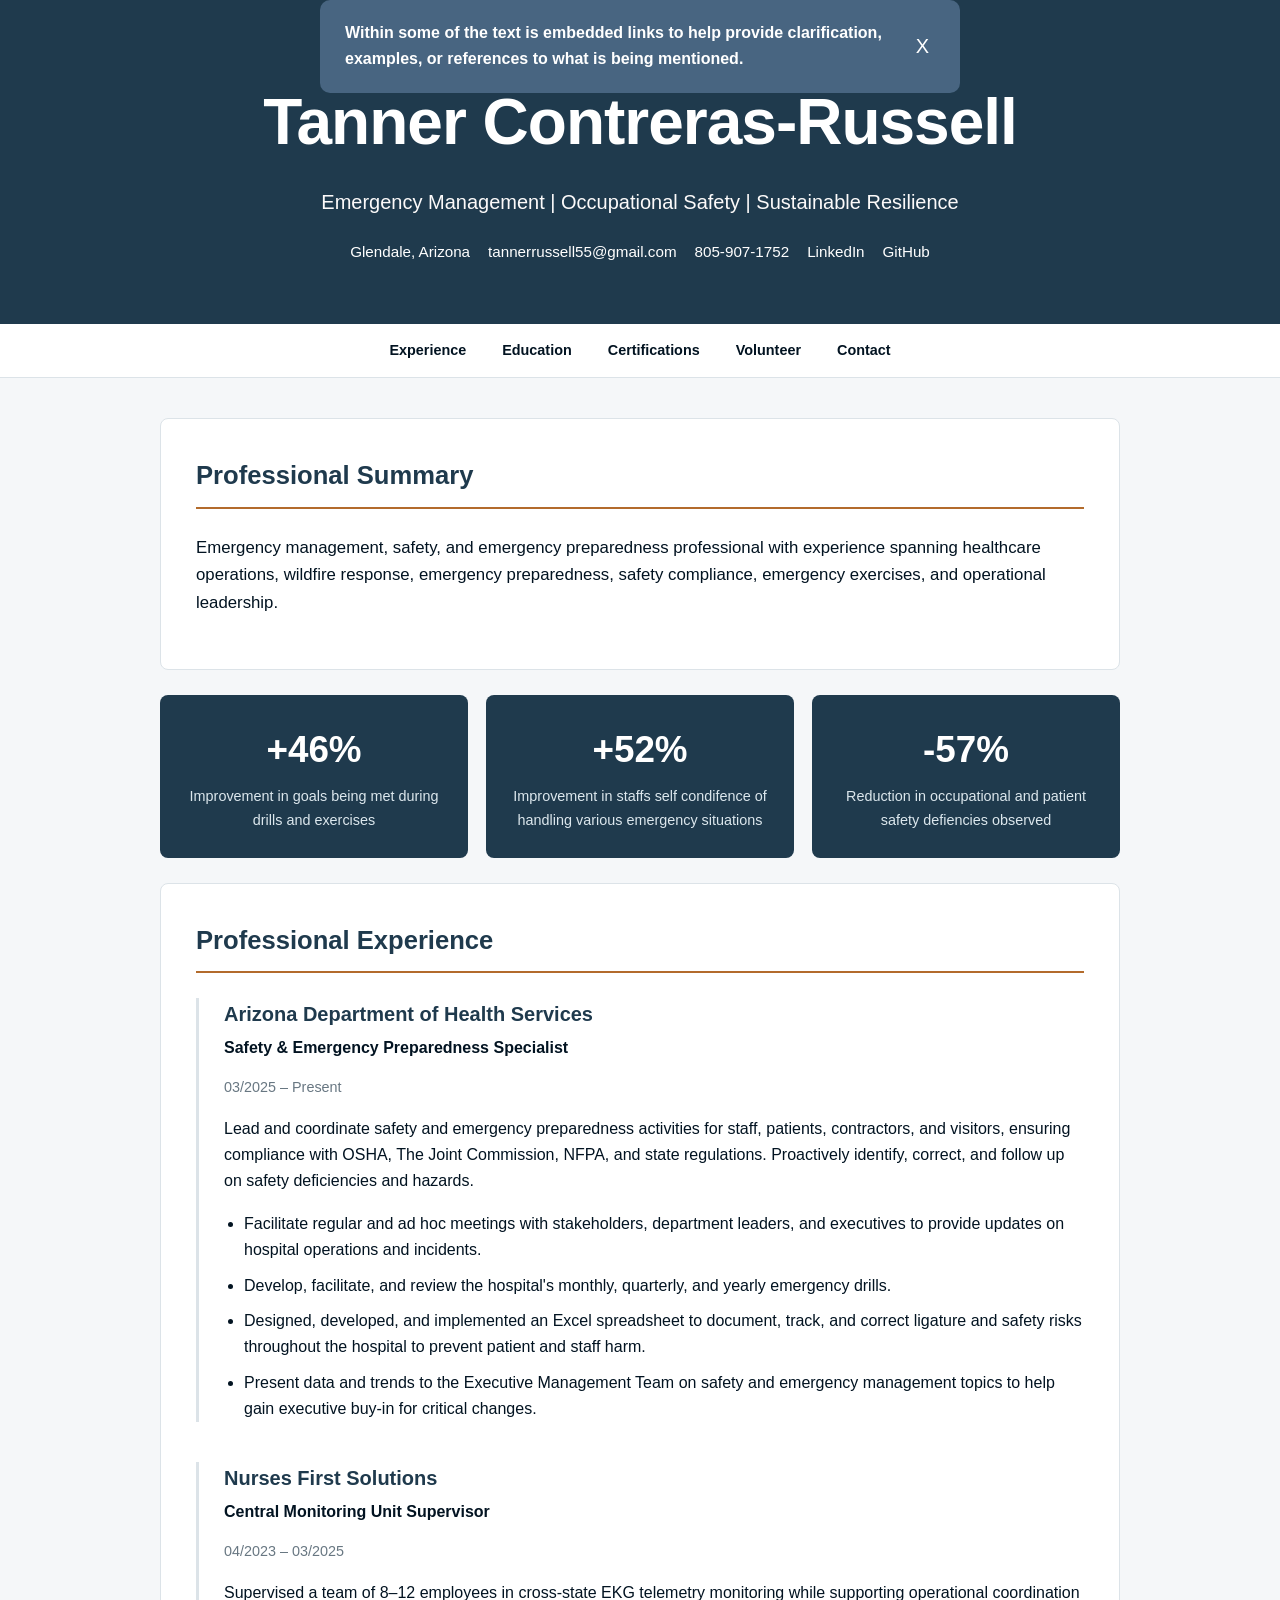
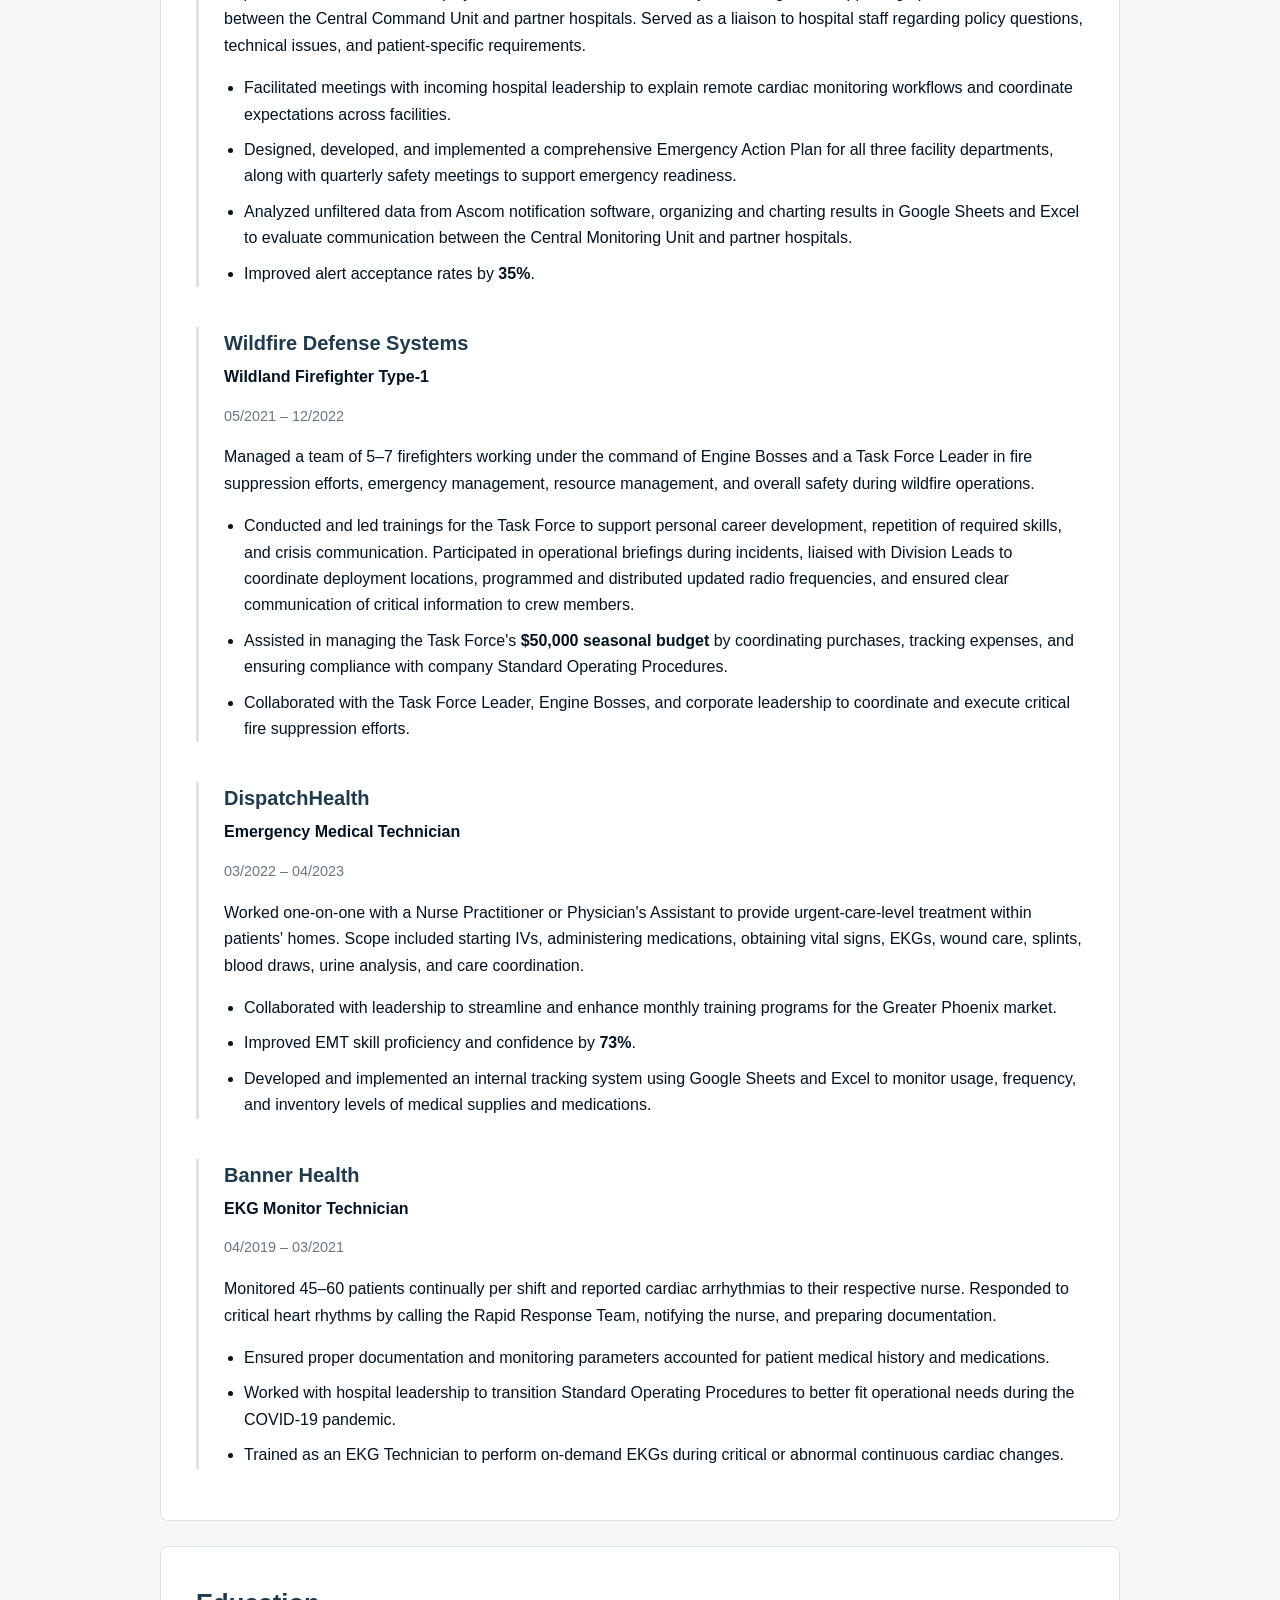
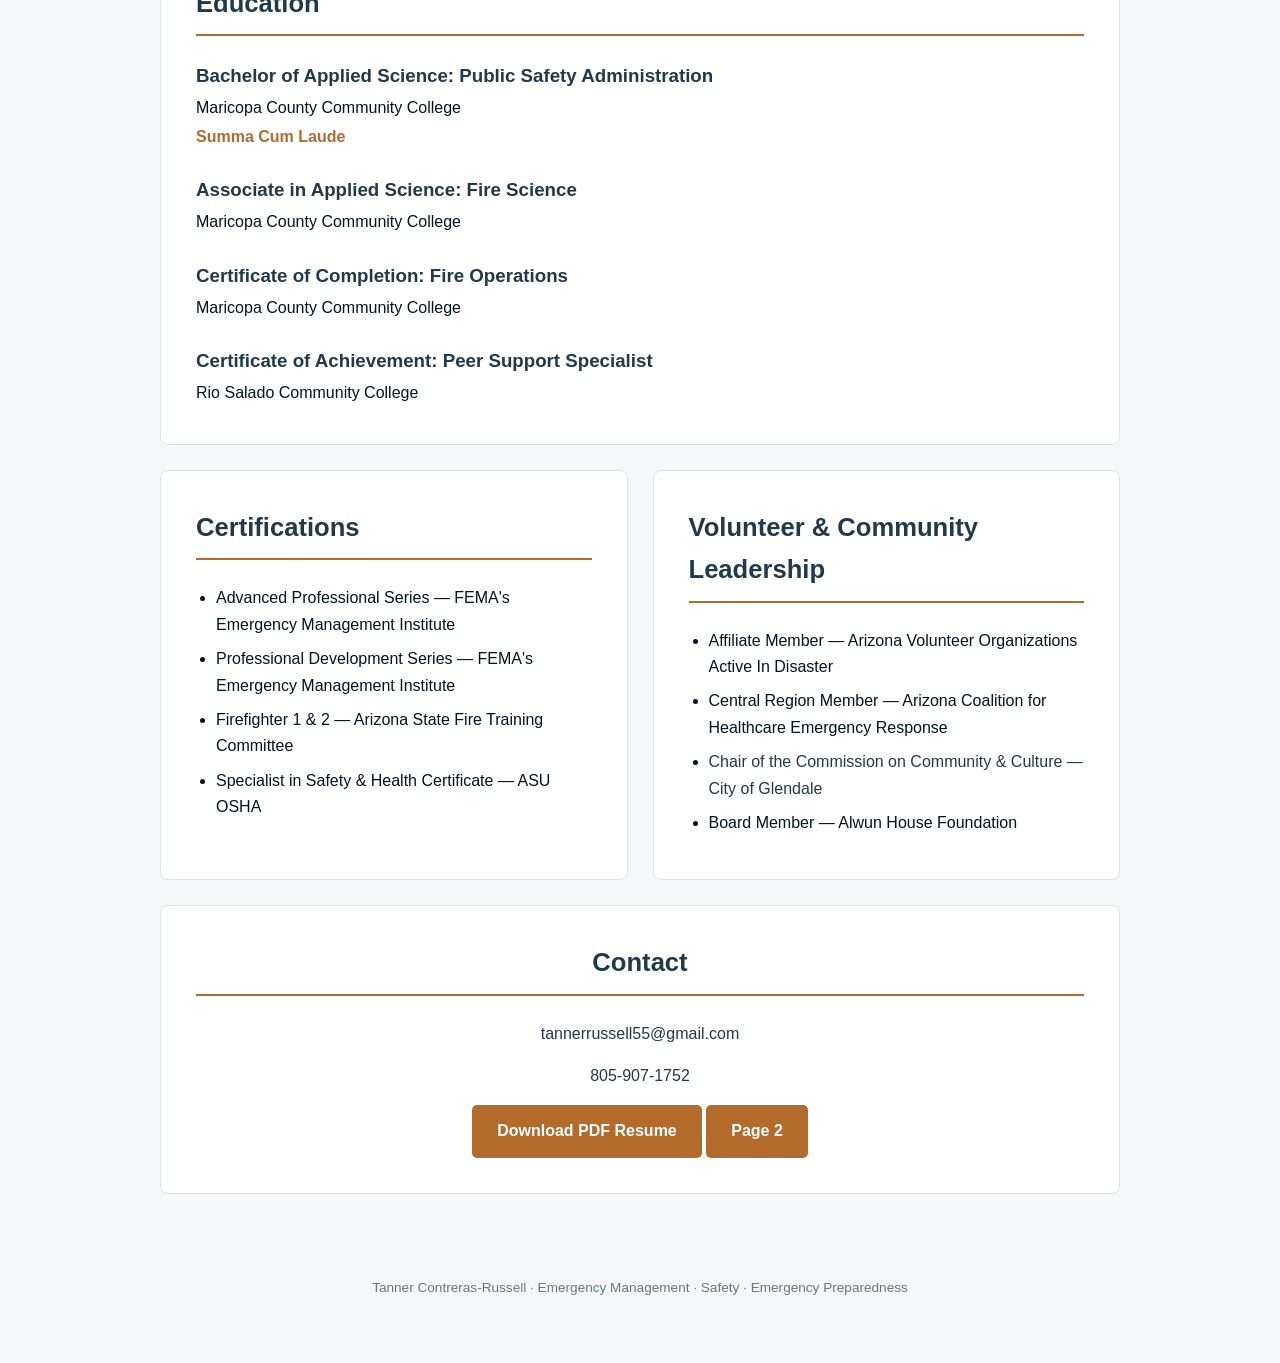
<file: index.html>
<!DOCTYPE html>
<html lang="en">
<head>
    <meta charset="UTF-8">
    <meta name="viewport" content="width=device-width, initial-scale=1.0">

    <title>Tanner's Professional Overview</title>

    <meta name="description"
          content="Professional resume of Tanner Contreras-Russell, Emergency Management, Safety, and Emergency Preparedness professional.">

    <style>
        :root {
            --primary: #1f3a4d;
            --secondary: #486581;
            --accent: #b36b2c;
            --background: #f5f7f9;
            --card: #ffffff;
            --text: #021321;
            --muted: #687782;
            --border: #dce3e8;
        }

        * {
            box-sizing: border-box;
        }

        html {
            scroll-behavior: smooth;
        }

        body {
            margin: 0;
            background: var(--background);
            color: var(--text);
            font-family: Arial, Helvetica, sans-serif;
            line-height: 1.65;
        }

        a {
            color: var(--primary);
            text-decoration: none;
        }

        a:hover {
            text-decoration: underline;
        }

        /* =========================  HEADER ========================= */

        header {
            background: var(--primary);
            color: white;
            padding: 70px 20px 60px;
        }

        .header-content {
            max-width: 1000px;
            margin: auto;
            text-align: center;
        }

        .name {
            margin: 0;
            font-size: clamp(2.3rem, 6vw, 4rem);
            font-weight: 700;
            letter-spacing: -1px;
        }

        .headline {
            margin: 10px 0 20px;
            font-size: 1.25rem;
            color: #FCFAFA;
        }

        .contact {
            display: flex;
            flex-wrap: wrap;
            gap: 18px;
            font-size: 0.95rem;
            justify-content: center;
        }

        .contact a {
            color: white;
        }

        /* =========================  NAVIGATION    ========================= */

        nav {
            background: white;
            border-bottom: 1px solid var(--border);
            position: sticky;
            top: 0;
            z-index: 100;
        }

        .nav-content {
            max-width: 1000px;
            margin: auto;
            display: flex;
            justify-content: center;
            flex-wrap: wrap;
        }

        nav a {
            padding: 15px 18px;
            color: var(--text);
            font-size: 0.9rem;
            font-weight: 600;
        }

        nav a:hover {
            background: var(--background);
            text-decoration: none;
        }

        /* =========================    MAIN  ========================= */

        main {
            max-width: 1000px;
            margin: 40px auto;
            padding: 0 20px;
        }

        section {
            background: var(--card);
            padding: 35px;
            margin-bottom: 25px;
            border: 1px solid var(--border);
            border-radius: 8px;
        }

        .section-title {
            color: var(--primary);
            font-size: 1.6rem;
            margin-top: 0;
            margin-bottom: 25px;
            padding-bottom: 10px;
            border-bottom: 2px solid var(--accent);
        }

        /* ========================= SUMMARY     ========================= */

        .summary {
            font-size: 1.05rem;
        }

        /* =========================  EXPERIENCE      ========================= */

        .job {
            position: relative;
            padding-left: 25px;
            margin-bottom: 40px;
            border-left: 3px solid var(--border);
        }

        .job:last-child {
            margin-bottom: 0;
        }

        .job h3 {
            margin: 0;
            font-size: 1.25rem;
            color: var(--primary);
        }

        .job h3 a {
            color: var(--primary);
        }

        .job-title {
            font-weight: 600;
            margin: 4px 0;
        }

        .dates {
            color: var(--muted);
            font-size: 0.9rem;
            margin-bottom: 12px;
        }

        .job ul {
            margin-top: 10px;
            padding-left: 20px;
        }

        .job li {
            margin-bottom: 9px;
        }

        /* =========================       HIGHLIGHTS         ========================= */

        .highlights {
            display: grid;
            grid-template-columns: repeat(3, 1fr);
            gap: 18px;
            margin-bottom: 25px;
        }

        .highlight {
            background: var(--primary);
            color: white;
            padding: 25px;
            border-radius: 8px;
            text-align: center;
        }

        .highlight-number {
            display: block;
            font-size: 2.3rem;
            font-weight: bold;
        }

        .highlight-label {
            display: block;
            font-size: 0.9rem;
            color: #dce7ed;
            margin-top: 5px;
        }

        /* =========================   EDUCATION        ========================= */

        .education-item {
            margin-bottom: 25px;
        }

        .education-item:last-child {
            margin-bottom: 0;
        }

        .education-item h3 {
            margin: 0;
            color: var(--primary);
        }

        .education-item p {
            margin: 3px 0;
        }

        .honors {
            color: var(--accent);
            font-weight: bold;
        }

        /* =========================      TWO COLUMN SECTIONS     ========================= */

        .two-column {
            display: grid;
            grid-template-columns: 1fr 1fr;
            gap: 25px;
        }

        .list {
            margin: 0;
            padding-left: 20px;
        }

        .list li {
            margin-bottom: 8px;
        }

        /* =========================        DOWNLOAD      ========================= */

        .download {
            text-align: center;
        }

        .download-button {
            display: inline-block;
            background: var(--accent);
            color: white;
            padding: 13px 25px;
            border-radius: 5px;
            font-weight: bold;
        }

        .download-button:hover {
            text-decoration: none;
            opacity: 0.9;
        }

        /* =========================         FOOTER          ========================= */

        footer {
            text-align: center;
            color: var(--muted);
            padding: 30px 20px 50px;
            font-size: 0.85rem;
        }

        /* =========================         MOBILE          ========================= */

        @media (max-width: 700px) {

            header {
                padding: 50px 20px;
            }

            nav {
                position: static;
            }

            .nav-content {
                justify-content: flex-start;
            }

            nav a {
                padding: 10px 12px;
                font-size: 0.8rem;
            }

            main {
                margin-top: 20px;
            }

            section {
                padding: 25px 20px;
            }

            .highlights {
                grid-template-columns: 1fr;
            }

            .two-column {
                grid-template-columns: 1fr;
            }

            .contact {
                flex-direction: column;
                gap: 5px;
            }
        }

        /* =========================    PRINT     ========================= */

        @media print {

            body {
                background: white;
            }

            nav {
                display: none;
            }

            header {
                background: white;
                color: black;
                padding: 20px 0;
            }

            .headline,
            .contact a {
                color: black;
            }

            main {
                margin: 0;
                padding: 0;
            }

            section {
                border: none;
                padding: 15px 0;
                margin-bottom: 10px;
            }

            .download {
                display: none;
            }

            .highlights {
                display: none;
            }
        }
     /* ========             Style for top of notificaiton     =======*/
            .notification {
                position: fixed;
                top: 0;
                left: 50%;
                transform: translateX(-50%);

                display: flex;
                align-items: center;
                justify-content: space-between;

                background: #486581;
                color: white;
                padding: 20px 25px;
                border-radius: 10px;
                font-weight: bold;

                z-index: 9999;
            }

            .notification button {
                margin-left: 20px;
                background: none;
                border: none;
                color: white;
                font-size: 20px;
                cursor: pointer;
            }
    </style>
</head>

<body>

    <div class="notification">
  <span>Within some of the text is embedded links to help provide clarification, examples, or references to what is being mentioned.</span>
  <button>X</button>
  </div>

<!-- ========================         HEADER        ========================= -->

<header>

    <div class="header-content">

        <h1 class="name">Tanner Contreras-Russell</h1>

        <p class="headline">
            Emergency Management | Occupational Safety | Sustainable Resilience
        </p>

        <div class="contact">

            <span>Glendale, Arizona</span>

            <a href="mailto:tannerrussell55@gmail.com">
                tannerrussell55@gmail.com
            </a>

            <a href="tel:+18059071752">
                805-907-1752
            </a>

            <a href="https://www.linkedin.com/in/tanner-contreras-russell-b266a9299/" target="_blank" rel="noopener noreferrer">
                LinkedIn
            </a>

            <a href="https://github.com/nottannerrussell" target="_blank" rel="noopener noreferrer">
                GitHub
            </a>

        </div>

    </div>

</header>


<!-- =========================     NAVIGATIO        ========================= -->

<nav>

    <div class="nav-content">

        <a href="#experience">Experience</a>

        <a href="#education">Education</a>

        <a href="#certifications">Certifications</a>

        <a href="#volunteer">Volunteer</a>

        <a href="#contact">Contact</a>

    </div>

</nav>


<!-- =========================   MAIN CONTENT    ======================= -->

<main>


    <!-- =========================  PROFESSIONAL SUMMARY     ========================= -->

    <section id="summary">

        <h2 class="section-title">
            Professional Summary
        </h2>

        <p class="summary">
            Emergency management, safety, and emergency preparedness
            professional with experience spanning healthcare operations,
            wildfire response, emergency preparedness, safety compliance,
            emergency exercises, and operational leadership.
        </p>

    </section>


    <!-- =========================  CAREER HIGHLIGHTS    ==================== -->

    <div class="highlights">

        <div class="highlight">

            <span class="highlight-number">+46%</span>

            <span class="highlight-label">
                Improvement in goals being met during drills and exercises
            </span>

        </div>


        <div class="highlight">

            <span class="highlight-number">+52%</span>

            <span class="highlight-label">
                Improvement in staffs self condifence of handling various emergency situations
            </span>

        </div>


        <div class="highlight">

            <span class="highlight-number">-57%</span>

            <span class="highlight-label">
                Reduction in occupational and patient safety defiencies observed
            </span>

        </div>

    </div>


    <!-- =========================   EXPERIENCE    ==================== -->

    <section id="experience">

        <h2 class="section-title">
            Professional Experience
        </h2>


        <!-- Arizona Department of Health Services -->

        <div class="job">

            <h3>
                <a href="https://www.azdhs.gov/az-state-hospital/"
                   target="_blank"
                   rel="noopener noreferrer">
                    Arizona Department of Health Services
                </a>
            </h3>

            <p class="job-title">
                Safety &amp; Emergency Preparedness Specialist
            </p>

            <p class="dates">
                03/2025 – Present
            </p>
            
            <p>  Lead and coordinate safety and emergency preparedness
                    activities for staff, patients, contractors, and visitors,
                    ensuring compliance with OSHA, The Joint Commission,
                    NFPA, and state regulations. Proactively identify, correct, and follow up on safety
                    deficiencies and hazards.
            </p>

            <ul>

                <li>
                    Facilitate regular and ad hoc meetings with stakeholders,
                    department leaders, and executives to provide updates
                    on hospital operations and incidents.
                </li>

                <li>
                    Develop, facilitate, and review the hospital's monthly,
                    quarterly, and yearly emergency drills.
                </li>

                <li>
                    Designed, developed, and implemented an Excel spreadsheet
                    to document, track, and correct ligature and safety risks throughout
                    the hospital to prevent patient and staff harm.
                </li>

                <li>
                    Present data and trends to the Executive Management Team
                    on safety and emergency management topics to help gain
                    executive buy-in for critical changes.
                </li>

            </ul>

        </div>


       <!-- Nurses First Solutions -->

        <div class="job">

            <h3>
                <a href="https://www.linkedin.com/company/nurses-first-staffing-llc/home/"
                   target="_blank"
                   rel="noopener noreferrer">
                    Nurses First Solutions
                </a>
            </h3>

            <p class="job-title">
                Central Monitoring Unit Supervisor
            </p>

            <p class="dates">
                04/2023 – 03/2025
            </p>

            <p>                   
                    Supervised a team of 8–12 employees in cross-state EKG
                    telemetry monitoring while supporting operational
                    coordination between the Central Command Unit and
                    partner hospitals. Served as a liaison to hospital staff regarding policy
                    questions, technical issues, and patient-specific
                    requirements.
            </p>

            <ul>

                <li>
                    Facilitated meetings with incoming hospital leadership
                    to explain remote cardiac monitoring workflows and
                    coordinate expectations across facilities.
                </li>

                <li>
                    Designed, developed, and implemented a comprehensive
                    Emergency Action Plan for all three facility departments,
                    along with quarterly safety meetings to support emergency
                    readiness.
                </li>

                <li>
                    Analyzed unfiltered data from Ascom notification software,
                    organizing and charting results in Google Sheets and Excel
                    to evaluate communication between the Central Monitoring
                    Unit and partner hospitals.
                </li>

                <li>
                    Improved alert acceptance rates by
                    <strong>35%</strong>.
                </li>

            </ul>

        </div>


        <!-- Wildfire Defense Systems -->

        <div class="job">

            <h3>
                <a href="https://www.wildfire-defense.com/"
                   target="_blank"
                   rel="noopener noreferrer">
                    Wildfire Defense Systems
                </a>
            </h3>

            <p class="job-title">
                Wildland Firefighter Type-1
            </p>

            <p class="dates">
                05/2021 – 12/2022
            </p>

            <p>
                    Managed a team of 5–7 firefighters working under the
                    command of Engine Bosses and a Task Force Leader in
                    fire suppression efforts, emergency management,
                    resource management, and overall safety during
                    wildfire operations.
            </p>

            <ul>

                <li>
                    Conducted and led trainings for the Task Force to support
                    personal career development, repetition of required
                    skills, and crisis communication. Participated in operational briefings during incidents,
                    liaised with Division Leads to coordinate deployment
                    locations, programmed and distributed updated radio
                    frequencies, and ensured clear communication of critical
                    information to crew members.
                </li>

                <li>
                    Assisted in managing the Task Force's
                    <strong>$50,000 seasonal budget</strong> by coordinating
                    purchases, tracking expenses, and ensuring compliance
                    with company Standard Operating Procedures.
                </li>

                <li>
                    Collaborated with the Task Force Leader, Engine Bosses,
                    and corporate leadership to coordinate and execute
                    critical fire suppression efforts.
                </li>

            </ul>

        </div>


        <!-- DispatchHealth -->

        <div class="job">

            <h3>
                <a href="https://www.dispatchhealth.com/"
                   target="_blank"
                   rel="noopener noreferrer">
                    DispatchHealth
                </a>
            </h3>

            <p class="job-title">
                Emergency Medical Technician
            </p>

            <p class="dates">
                03/2022 – 04/2023
            </p>

            <p>
                    Worked one-on-one with a Nurse Practitioner or Physician's
                    Assistant to provide urgent-care-level treatment within
                    patients' homes. Scope included starting IVs, administering medications,
                    obtaining vital signs, EKGs, wound care, splints,
                    blood draws, urine analysis, and care coordination.
            </p>

            <ul>

                <li>
                    Collaborated with leadership to streamline and enhance
                    monthly training programs for the Greater Phoenix market.
                </li>

                <li>
                    Improved EMT skill proficiency and confidence by
                    <strong>73%</strong>.
                </li>

                <li>
                    Developed and implemented an internal tracking system
                    using Google Sheets and Excel to monitor usage, frequency,
                    and inventory levels of medical supplies and medications.
                </li>

            </ul>

        </div>


        <!-- Banner Health -->

        <div class="job">

            <h3>
                <a href="https://www.bannerhealth.com/"
                   target="_blank"
                   rel="noopener noreferrer">
                    Banner Health
                </a>
            </h3>

            <p class="job-title">
                EKG Monitor Technician
            </p>

            <p class="dates">
                04/2019 – 03/2021
            </p>

            <p>
                    Monitored 45–60 patients continually per shift and
                    reported cardiac arrhythmias to their respective nurse. Responded to critical heart rhythms by calling the
                    Rapid Response Team, notifying the nurse, and preparing
                    documentation.
            </p>

            <ul>

                <li>
                    Ensured proper documentation and monitoring parameters
                    accounted for patient medical history and medications.
                </li>

                <li>
                    Worked with hospital leadership to transition Standard
                    Operating Procedures to better fit operational needs
                    during the COVID-19 pandemic.
                </li>

                <li>
                    Trained as an EKG Technician to perform on-demand EKGs
                    during critical or abnormal continuous cardiac changes.
                </li>

            </ul>

        </div>

    </section>


    <!-- =========================
         EDUCATION
    ========================= -->

    <section id="education">

        <h2 class="section-title">
            Education
        </h2>


        <div class="education-item">

            <h3>
                Bachelor of Applied Science: <strong>Public Safety Administration</strong>
            </h3>

            <p>
                Maricopa County Community College
            </p>

            <p class="honors">
                Summa Cum Laude
            </p>

        </div>


        <div class="education-item">

            <h3>
                Associate in Applied Science: Fire Science
            </h3>

            <p>
                Maricopa County Community College
            </p>

        </div>


        <div class="education-item">

            <h3>
                Certificate of Completion: Fire Operations
            </h3>

            <p>
                Maricopa County Community College
            </p>

        </div>


        <div class="education-item">

            <h3>
                Certificate of Achievement: Peer Support Specialist
            </h3>

            <p>
                Rio Salado Community College
            </p>

        </div>

    </section>


    <!-- =========================
         CERTIFICATIONS & VOLUNTEER
    ========================= -->

    <div class="two-column">


        <section id="certifications">

            <h2 class="section-title">
                Certifications
            </h2>

            <ul class="list">

                <li>
                    Advanced Professional Series —
                    FEMA's Emergency Management Institute
                </li>

                <li>
                    Professional Development Series —
                    FEMA's Emergency Management Institute
                </li>

                <li>
                    Firefighter 1 &amp; 2 —
                    Arizona State Fire Training Committee
                </li>

                <li>
                    Specialist in Safety &amp; Health Certificate —
                    ASU OSHA
                </li>

            </ul>

        </section>


        <section id="volunteer">

            <h2 class="section-title">
                Volunteer &amp; Community Leadership
            </h2>

            <ul class="list">

                <li>
                    Affiliate Member —
                    Arizona Volunteer Organizations Active In Disaster
                </li>

                <li>
                    Central Region Member —
                    Arizona Coalition for Healthcare Emergency Response
                </li>

                <li> <a href="https://www.glendaleaz.gov/Government/City-Clerk/Boards-and-Commissions/Commission-on-Community-and-Culture" target="_blank" rel="noopener noreferrer">
                    Chair of the Commission on Community &amp; Culture —
                    City of Glendale </a>
                </li>

                <li>
                    Board Member — Alwun House Foundation
                </li>

            </ul>

        </section>

    </div>


    <!-- =========================
         CONTACT
    ========================= -->

    <section id="contact" class="download">

        <h2 class="section-title">
            Contact
        </h2>

        <p>
            <a href="mailto:tannerrussell55@gmail.com">
                tannerrussell55@gmail.com
            </a>
        </p>

        <p>
            <a href="tel:+18059071752">
                805-907-1752
            </a>
        </p>


        <!--
            Once you have a PDF version in your GitHub repository,
            place it in a folder called "files" and name it:

            Tanner_Russell_Resume.pdf

            Then this button will work.
        -->

        <a class="download-button"
           href="Contreras-Russell-Tanner.Resume.pdf"
           target="_blank">

            Download PDF Resume

        </a>

                <a class="download-button"
           href="page2.html"
           target="_blank">

            Page 2

        </a>

    </section>


</main>


<!-- =========================
     FOOTER
========================= -->

<footer>

    <p>
        Tanner Contreras-Russell · Emergency Management · Safety ·
        Emergency Preparedness
    </p>


</footer>

<script> document.querySelector(".notification button").addEventListener("click", function(){
  document.querySelector(".notification").remove();
});
  </script>

</body>
</html>
</file>
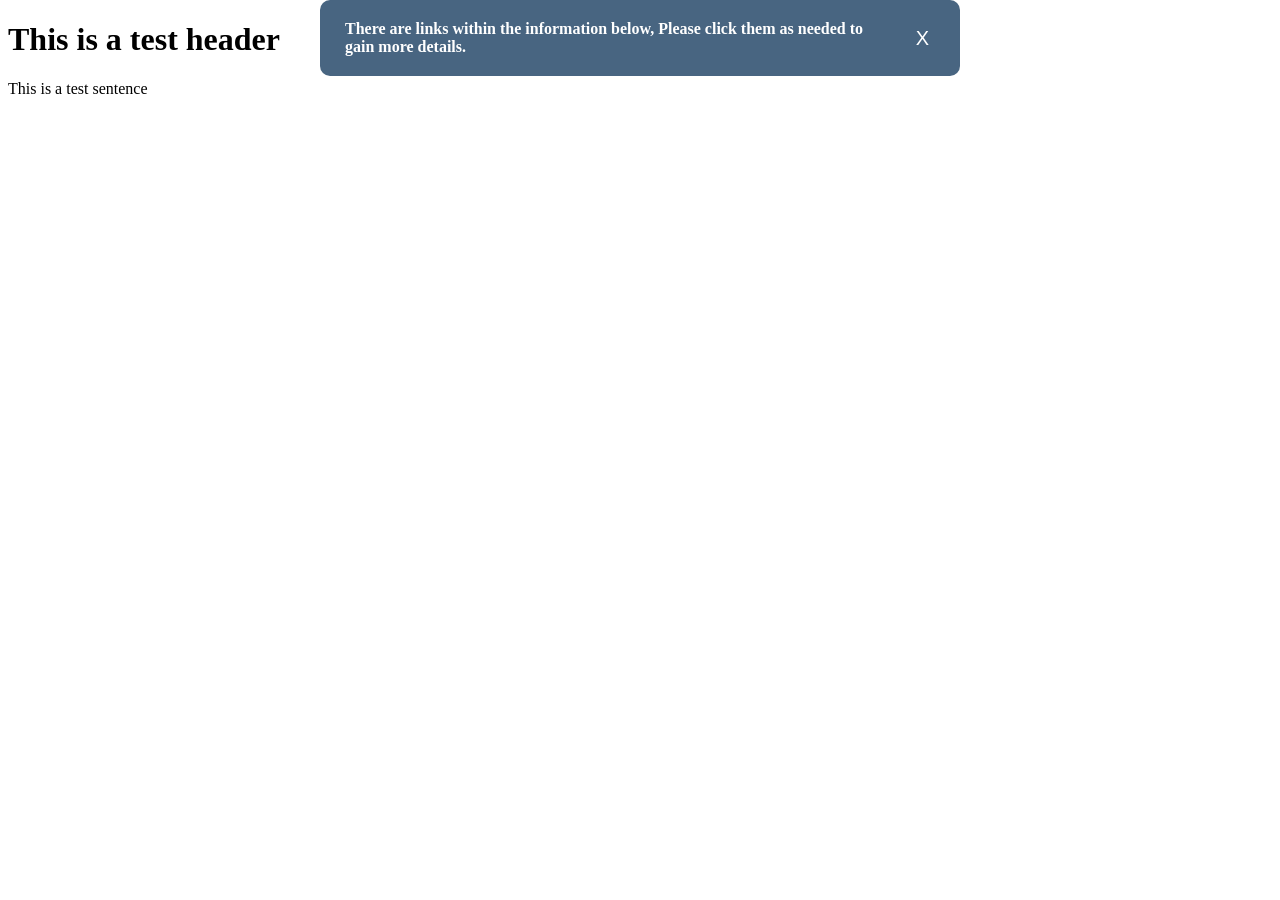
<file: page2.html>
<!DOCTYPE html>
<html lang="en">
  <head>
    <meta charset="UTF-8">
    <meta name="viewport" content="width=device-width, initial-scale=1.0">

    <title>HTML/CSS Testing v9</title>

    <meta name="description"
          content="Tis but a test">

 <style>
    .notification {
    position: fixed;
    top: 0;
    left: 50%;
    transform: translateX(-50%);

    display: flex;
    align-items: center;
    justify-content: space-between;

    background: #486581;
    color: white;
    padding: 20px 25px;
    border-radius: 10px;

    font-weight: bold;
}

.notification button {
    margin-left: 20px;
    background: none;
    border: none;
    color: white;
    font-size: 20px;
    cursor: pointer;
}
</style>
     <!--   <style>   
      .notification { 
          position: fixed; top: 0; width: 50%; background-color: #1f3a4d; color: white; display: flex; justify-content: space-between; font-family: Arial, Helvetica, sans-serif; justify-content: center;
    }
  </style> -->

  </head>



  
<body>

<h1>This is a test header</h1>
<p>This is a test sentence</p>

<div class="notification">
  <span>There are links within the information below, Please click them as needed to gain more details.</span>
  <button>X</button>
  </div>
<script> document.querySelector(".notification button").addEventListener("click", function(){
  document.querySelector(".notification").remove();
});
  </script>



    
</body>
</html>
</file>
